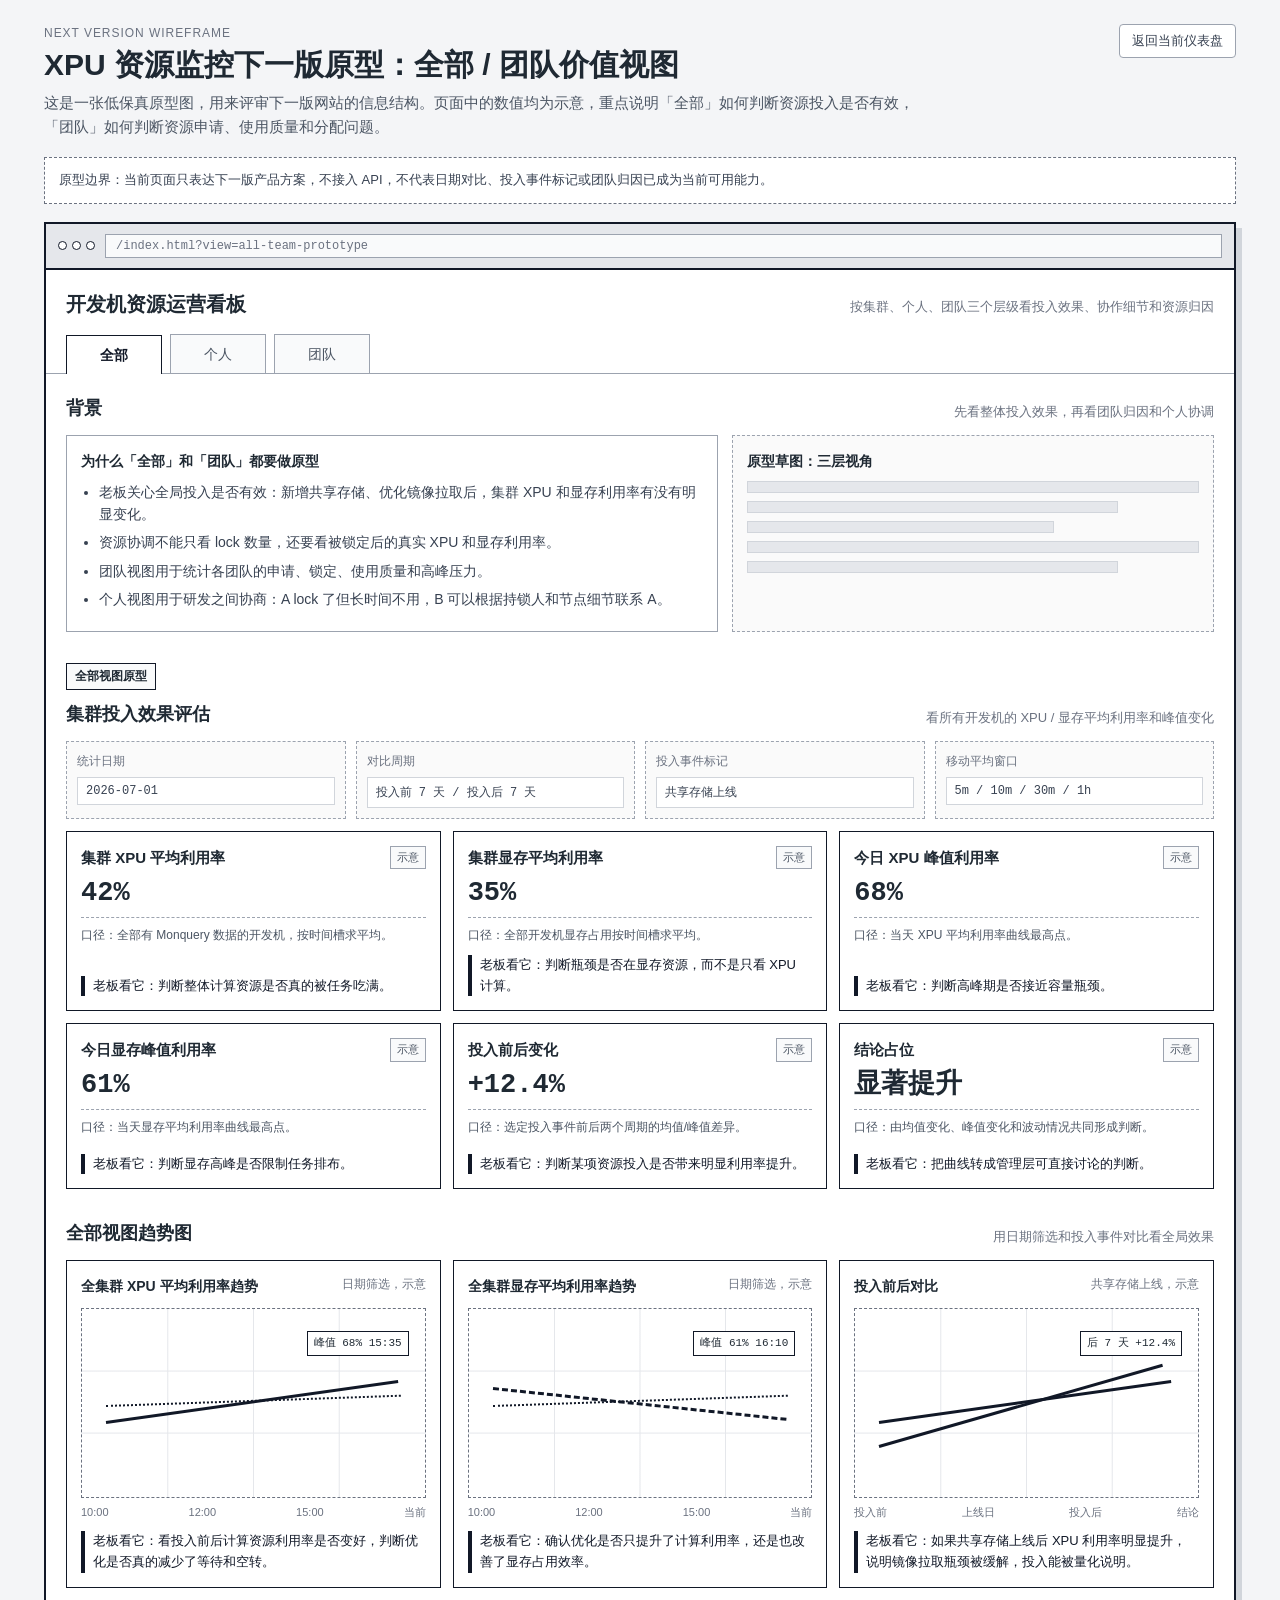
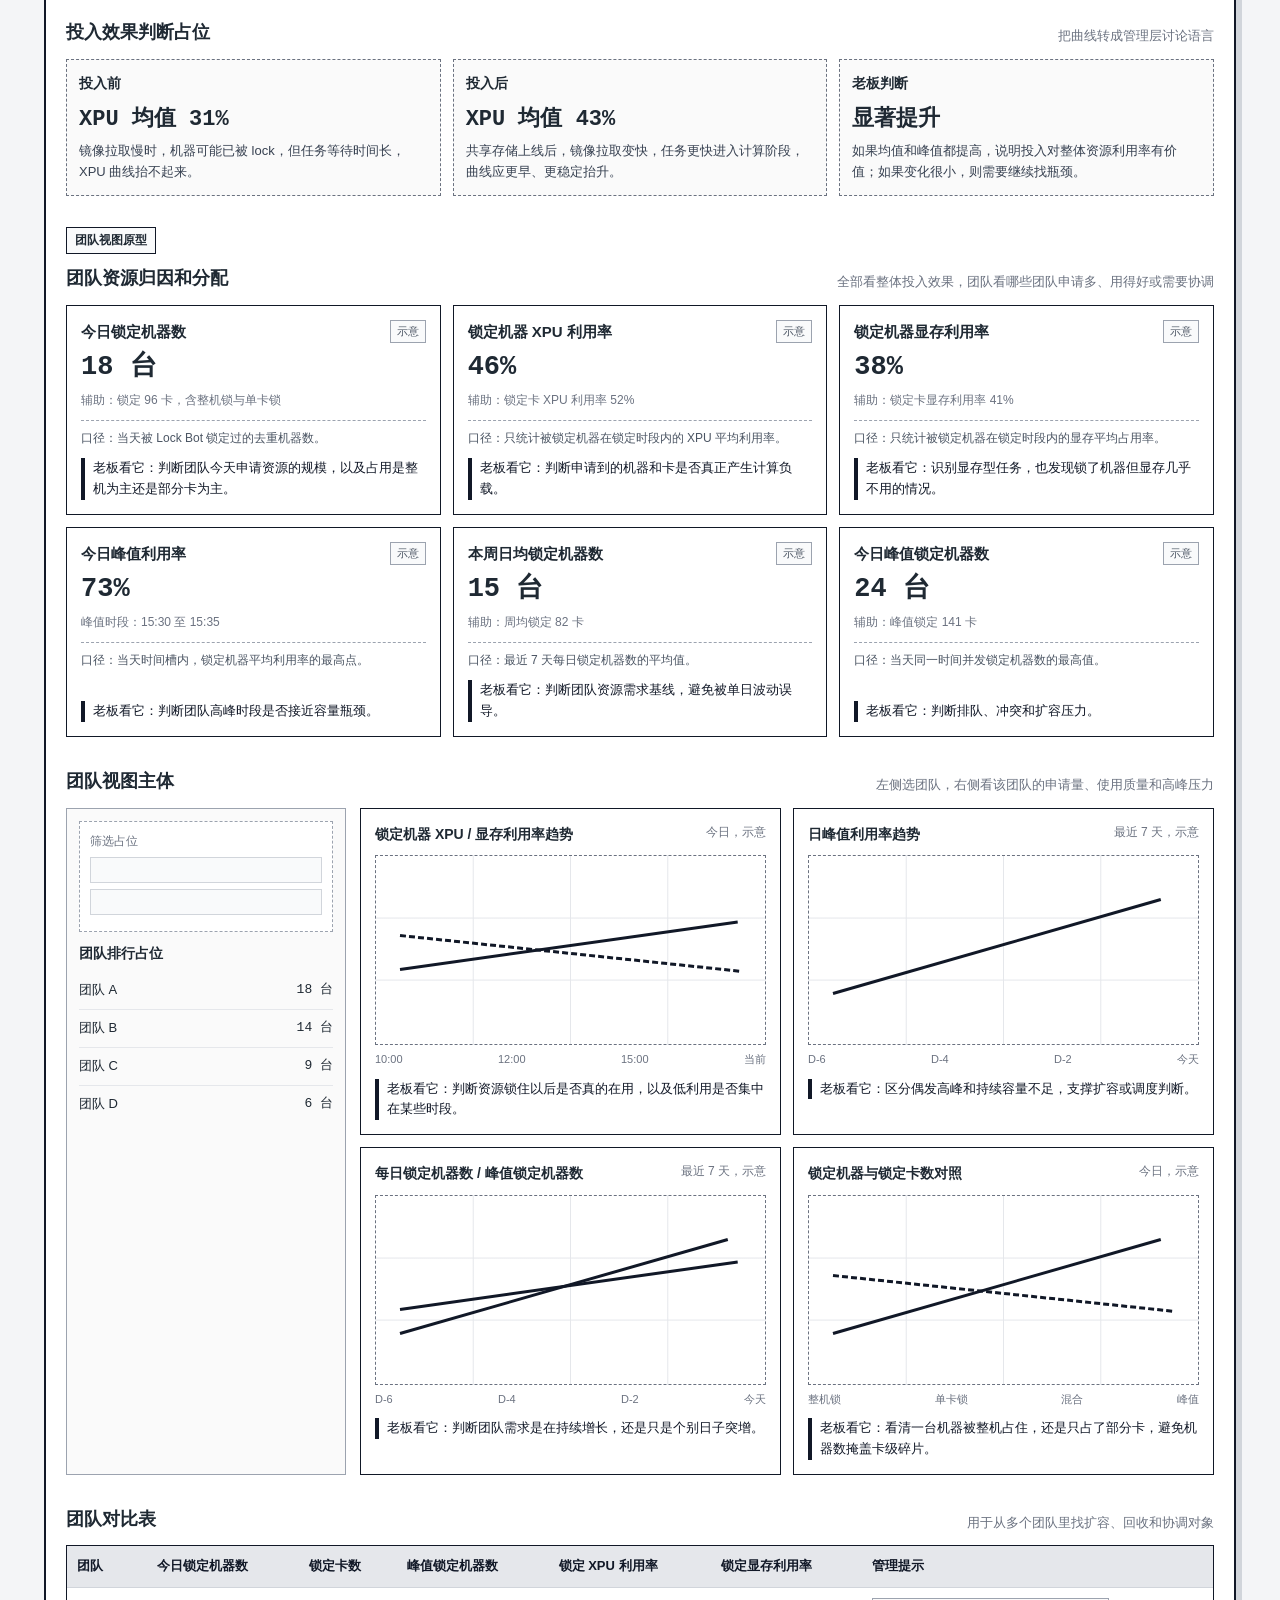
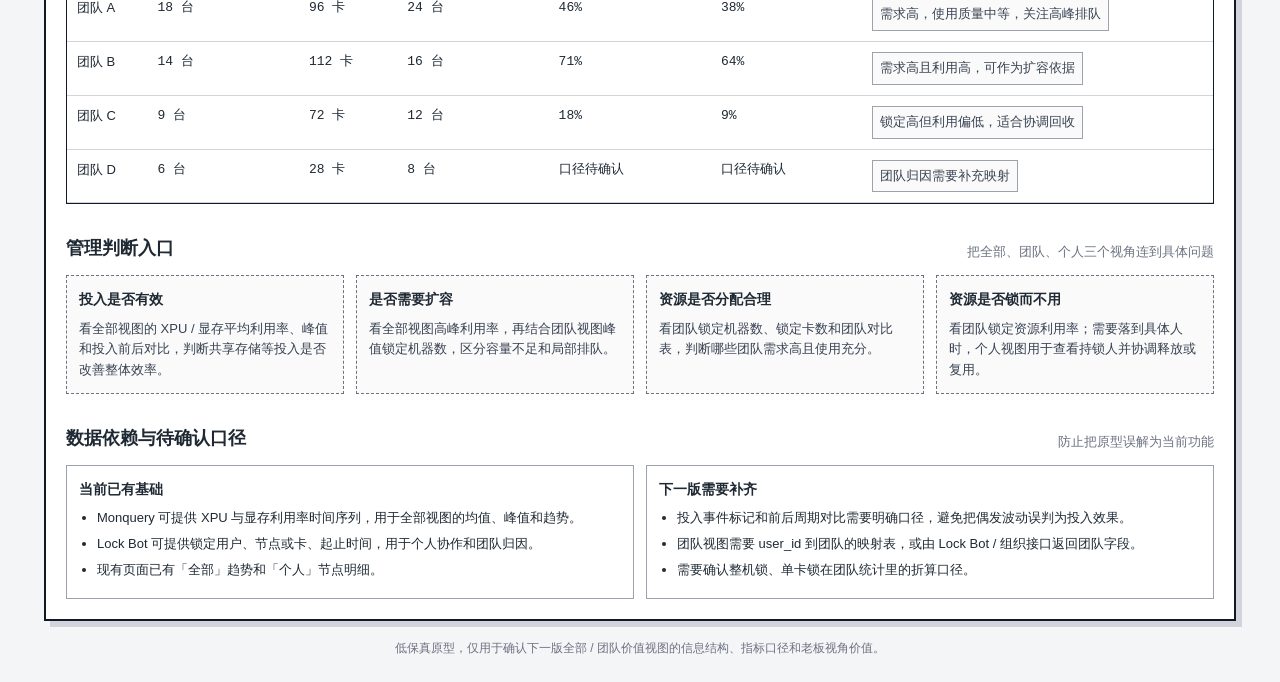
<file: value.html>
<!DOCTYPE html>
<html lang="zh-CN">
<head>
<meta charset="UTF-8">
<meta name="viewport" content="width=device-width, initial-scale=1.0">
<title>XPU 资源监控下一版原型 - 全部 / 团队价值视图</title>
<style>
* { box-sizing: border-box; }
body {
  margin: 0;
  font-family: -apple-system, BlinkMacSystemFont, "PingFang SC", "Microsoft YaHei", sans-serif;
  color: #1f2933;
  background: #f4f5f7;
  line-height: 1.6;
}
a { color: inherit; }
.prototype-shell { max-width: 1240px; margin: 0 auto; padding: 24px; }
.topbar {
  display: flex;
  justify-content: space-between;
  gap: 16px;
  align-items: flex-start;
  margin-bottom: 18px;
}
.kicker { font-size: 12px; color: #6b7280; letter-spacing: .08em; text-transform: uppercase; }
h1 { margin: 4px 0 8px; font-size: 30px; line-height: 1.2; }
.lede { margin: 0; max-width: 880px; color: #4b5563; font-size: 15px; }
.return-link {
  display: inline-flex;
  align-items: center;
  min-height: 34px;
  padding: 0 12px;
  border: 1px solid #9ca3af;
  border-radius: 4px;
  background: #fff;
  color: #374151;
  text-decoration: none;
  font-size: 13px;
  white-space: nowrap;
}
.notice {
  border: 1px dashed #6b7280;
  background: #fff;
  padding: 12px 14px;
  margin-bottom: 18px;
  color: #374151;
  font-size: 13px;
}
.frame {
  background: #fff;
  border: 2px solid #111827;
  box-shadow: 6px 6px 0 #d1d5db;
}
.browser-bar {
  display: flex;
  align-items: center;
  gap: 10px;
  border-bottom: 2px solid #111827;
  padding: 10px 12px;
  background: #e5e7eb;
}
.dots { display: flex; gap: 5px; }
.dot { width: 9px; height: 9px; border: 1px solid #111827; border-radius: 50%; background: #fff; }
.url-box { flex: 1; border: 1px solid #9ca3af; background: #f9fafb; padding: 4px 10px; color: #6b7280; font: 12px "SF Mono", Consolas, monospace; }
.app-header { padding: 18px 20px 0; border-bottom: 1px solid #9ca3af; }
.app-title { display: flex; justify-content: space-between; gap: 12px; align-items: baseline; margin-bottom: 14px; }
.app-title h2 { margin: 0; font-size: 20px; }
.app-title span { color: #6b7280; font-size: 13px; }
.tabs { display: flex; gap: 8px; }
.tab {
  min-width: 96px;
  padding: 8px 16px;
  border: 1px solid #9ca3af;
  border-bottom: none;
  background: #f9fafb;
  text-align: center;
  font-size: 14px;
  color: #4b5563;
}
.tab.active { background: #fff; color: #111827; font-weight: 700; border-color: #111827; position: relative; top: 1px; }
.content { padding: 20px; }
.section { margin-bottom: 30px; }
.section:last-child { margin-bottom: 0; }
.section-head { display: flex; align-items: flex-end; justify-content: space-between; gap: 16px; margin-bottom: 12px; }
.section h3 { margin: 0; font-size: 18px; }
.section-note { color: #6b7280; font-size: 13px; }
.background-grid { display: grid; grid-template-columns: 1.15fr .85fr; gap: 14px; }
.panel {
  border: 1px solid #9ca3af;
  background: #fff;
  padding: 14px;
}
.panel.dashed { border-style: dashed; background: #fafafa; }
.panel-title { margin: 0 0 8px; font-weight: 700; font-size: 14px; }
.text-lines { display: grid; gap: 8px; }
.text-line { height: 12px; background: #e5e7eb; border: 1px solid #d1d5db; }
.text-line.short { width: 68%; }
.text-line.mid { width: 82%; }
.problem-list { margin: 0; padding-left: 18px; color: #374151; font-size: 14px; }
.problem-list li { margin: 6px 0; }
.view-label {
  display: inline-flex;
  align-items: center;
  padding: 3px 8px;
  border: 1px solid #111827;
  background: #f9fafb;
  font-size: 12px;
  font-weight: 700;
  margin-bottom: 10px;
}
.control-grid { display: grid; grid-template-columns: repeat(4, 1fr); gap: 10px; margin-bottom: 12px; }
.control-card { border: 1px dashed #9ca3af; background: #fafafa; padding: 10px; min-height: 70px; }
.control-label { font-size: 12px; color: #6b7280; margin-bottom: 6px; }
.control-value { border: 1px solid #d1d5db; background: #fff; padding: 6px 8px; font: 12px "SF Mono", Consolas, monospace; color: #374151; }
.metric-grid { display: grid; grid-template-columns: repeat(3, 1fr); gap: 12px; }
.metric-card { border: 1px solid #111827; background: #fff; padding: 14px; min-height: 190px; display: flex; flex-direction: column; gap: 10px; }
.metric-card.compact { min-height: 166px; }
.metric-top { display: flex; justify-content: space-between; gap: 10px; align-items: flex-start; }
.metric-name { font-weight: 700; font-size: 15px; }
.badge { border: 1px solid #9ca3af; padding: 2px 6px; font-size: 11px; color: #4b5563; background: #f9fafb; white-space: nowrap; }
.metric-value { font-size: 27px; line-height: 1; font-family: "SF Mono", Consolas, monospace; font-weight: 700; }
.metric-sub { color: #6b7280; font-size: 12px; }
.metric-rule { border-top: 1px dashed #9ca3af; padding-top: 8px; font-size: 12px; color: #4b5563; }
.manager-use { margin-top: auto; border-left: 4px solid #111827; padding-left: 8px; font-size: 13px; color: #111827; }
.prototype-main { display: grid; grid-template-columns: 280px 1fr; gap: 14px; }
.side-panel { border: 1px solid #9ca3af; padding: 12px; background: #fafafa; }
.filter-block { border: 1px dashed #9ca3af; background: #fff; padding: 10px; margin-bottom: 10px; }
.filter-label { font-size: 12px; color: #6b7280; margin-bottom: 6px; }
.filter-row { height: 26px; border: 1px solid #d1d5db; background: #f9fafb; margin-bottom: 6px; }
.rank-row { display: grid; grid-template-columns: 1fr 44px; gap: 8px; align-items: center; padding: 8px 0; border-bottom: 1px solid #e5e7eb; font-size: 13px; }
.rank-row:last-child { border-bottom: none; }
.rank-score { text-align: right; font-family: "SF Mono", Consolas, monospace; }
.chart-grid { display: grid; grid-template-columns: 1fr 1fr; gap: 12px; }
.chart-grid.three { grid-template-columns: repeat(3, 1fr); }
.chart-card { border: 1px solid #111827; padding: 14px; background: #fff; }
.chart-title { display: flex; justify-content: space-between; gap: 10px; margin-bottom: 10px; font-weight: 700; font-size: 14px; }
.chart-title span { color: #6b7280; font-weight: 400; font-size: 12px; }
.chart-box {
  height: 190px;
  position: relative;
  border: 1px dashed #6b7280;
  background:
    linear-gradient(to right, transparent 0, transparent calc(25% - 1px), #e5e7eb 25%, transparent calc(25% + 1px), transparent calc(50% - 1px), #e5e7eb 50%, transparent calc(50% + 1px), transparent calc(75% - 1px), #e5e7eb 75%, transparent calc(75% + 1px)),
    linear-gradient(to bottom, transparent 0, transparent calc(33% - 1px), #e5e7eb 33%, transparent calc(33% + 1px), transparent calc(66% - 1px), #e5e7eb 66%, transparent calc(66% + 1px));
}
.line { position: absolute; left: 24px; right: 24px; height: 0; border-top: 3px solid #111827; transform-origin: left center; }
.line.one { top: 112px; transform: rotate(-8deg); }
.line.two { top: 78px; border-top-style: dashed; transform: rotate(6deg); }
.line.three { top: 136px; transform: rotate(-16deg); }
.line.four { top: 96px; border-top: 2px dotted #111827; transform: rotate(-2deg); }
.peak-note { position: absolute; right: 16px; top: 22px; border: 1px solid #111827; background: #fff; padding: 3px 6px; font-size: 11px; font-family: "SF Mono", Consolas, monospace; }
.axis-labels { display: flex; justify-content: space-between; margin-top: 6px; color: #6b7280; font-size: 11px; }
.chart-use { margin-top: 10px; border-left: 4px solid #111827; padding-left: 8px; color: #111827; font-size: 13px; }
.compare-grid { display: grid; grid-template-columns: 1fr 1fr 1fr; gap: 12px; }
.compare-card { border: 1px dashed #6b7280; background: #fafafa; padding: 12px; }
.compare-card h4 { margin: 0 0 8px; font-size: 14px; }
.compare-card p { margin: 0; color: #374151; font-size: 13px; }
.compare-number { font-family: "SF Mono", Consolas, monospace; font-size: 22px; font-weight: 700; margin: 4px 0; }
.table-wrap { border: 1px solid #111827; overflow-x: auto; background: #fff; }
table { width: 100%; border-collapse: collapse; min-width: 860px; font-size: 13px; }
th, td { border-bottom: 1px solid #d1d5db; padding: 10px; text-align: left; vertical-align: top; }
th { background: #e5e7eb; font-weight: 700; color: #111827; }
td.mono { font-family: "SF Mono", Consolas, monospace; }
.tip { border: 1px solid #9ca3af; background: #fafafa; padding: 5px 7px; display: inline-block; color: #374151; }
.decision-grid { display: grid; grid-template-columns: repeat(4, 1fr); gap: 12px; }
.decision-card { border: 1px dashed #6b7280; background: #fafafa; padding: 12px; }
.decision-card h4 { margin: 0 0 8px; font-size: 14px; }
.decision-card p { margin: 0; font-size: 13px; color: #374151; }
.assumption-grid { display: grid; grid-template-columns: 1fr 1fr; gap: 12px; }
.assumption { border: 1px solid #9ca3af; background: #fff; padding: 12px; font-size: 13px; }
.assumption h4 { margin: 0 0 8px; font-size: 14px; }
.assumption ul { margin: 0; padding-left: 18px; }
.assumption li { margin: 5px 0; }
.footer { margin-top: 18px; color: #6b7280; font-size: 12px; text-align: center; }
@media (max-width: 1100px) {
  .chart-grid.three { grid-template-columns: 1fr; }
}
@media (max-width: 980px) {
  .background-grid, .prototype-main, .chart-grid, .assumption-grid, .compare-grid { grid-template-columns: 1fr; }
  .metric-grid, .control-grid { grid-template-columns: repeat(2, 1fr); }
  .decision-grid { grid-template-columns: repeat(2, 1fr); }
}
@media (max-width: 640px) {
  .prototype-shell { padding: 14px; }
  .topbar, .app-title, .section-head { flex-direction: column; align-items: flex-start; }
  .tabs { width: 100%; }
  .tab { min-width: 0; flex: 1; padding: 8px 6px; }
  .metric-grid, .decision-grid, .control-grid { grid-template-columns: 1fr; }
  h1 { font-size: 24px; }
}
</style>
</head>
<body>
<div class="prototype-shell">
  <header class="topbar">
    <div>
      <div class="kicker">Next version wireframe</div>
      <h1>XPU 资源监控下一版原型：全部 / 团队价值视图</h1>
      <p class="lede">这是一张低保真原型图，用来评审下一版网站的信息结构。页面中的数值均为示意，重点说明「全部」如何判断资源投入是否有效，「团队」如何判断资源申请、使用质量和分配问题。</p>
    </div>
    <a class="return-link" href="index.html">返回当前仪表盘</a>
  </header>

  <div class="notice">原型边界：当前页面只表达下一版产品方案，不接入 API，不代表日期对比、投入事件标记或团队归因已成为当前可用能力。</div>

  <main class="frame" aria-label="下一版网站原型">
    <div class="browser-bar">
      <div class="dots" aria-hidden="true"><span class="dot"></span><span class="dot"></span><span class="dot"></span></div>
      <div class="url-box">/index.html?view=all-team-prototype</div>
    </div>

    <div class="app-header">
      <div class="app-title">
        <h2>开发机资源运营看板</h2>
        <span>按集群、个人、团队三个层级看投入效果、协作细节和资源归因</span>
      </div>
      <nav class="tabs" aria-label="原型视图切换">
        <div class="tab active">全部</div>
        <div class="tab">个人</div>
        <div class="tab">团队</div>
      </nav>
    </div>

    <div class="content">
      <section class="section" id="background">
        <div class="section-head">
          <h3>背景</h3>
          <div class="section-note">先看整体投入效果，再看团队归因和个人协调</div>
        </div>
        <div class="background-grid">
          <div class="panel">
            <p class="panel-title">为什么「全部」和「团队」都要做原型</p>
            <ul class="problem-list">
              <li>老板关心全局投入是否有效：新增共享存储、优化镜像拉取后，集群 XPU 和显存利用率有没有明显变化。</li>
              <li>资源协调不能只看 lock 数量，还要看被锁定后的真实 XPU 和显存利用率。</li>
              <li>团队视图用于统计各团队的申请、锁定、使用质量和高峰压力。</li>
              <li>个人视图用于研发之间协商：A lock 了但长时间不用，B 可以根据持锁人和节点细节联系 A。</li>
            </ul>
          </div>
          <div class="panel dashed" aria-label="背景草图占位">
            <p class="panel-title">原型草图：三层视角</p>
            <div class="text-lines" aria-hidden="true">
              <div class="text-line"></div>
              <div class="text-line mid"></div>
              <div class="text-line short"></div>
              <div class="text-line"></div>
              <div class="text-line mid"></div>
            </div>
          </div>
        </div>
      </section>

      <section class="section" id="all-summary">
        <div class="view-label">全部视图原型</div>
        <div class="section-head">
          <h3>集群投入效果评估</h3>
          <div class="section-note">看所有开发机的 XPU / 显存平均利用率和峰值变化</div>
        </div>

        <div class="control-grid" aria-label="全部视图筛选控件占位">
          <div class="control-card">
            <div class="control-label">统计日期</div>
            <div class="control-value">2026-07-01</div>
          </div>
          <div class="control-card">
            <div class="control-label">对比周期</div>
            <div class="control-value">投入前 7 天 / 投入后 7 天</div>
          </div>
          <div class="control-card">
            <div class="control-label">投入事件标记</div>
            <div class="control-value">共享存储上线</div>
          </div>
          <div class="control-card">
            <div class="control-label">移动平均窗口</div>
            <div class="control-value">5m / 10m / 30m / 1h</div>
          </div>
        </div>

        <div class="metric-grid">
          <article class="metric-card compact">
            <div class="metric-top"><div class="metric-name">集群 XPU 平均利用率</div><div class="badge">示意</div></div>
            <div class="metric-value">42%</div>
            <div class="metric-rule">口径：全部有 Monquery 数据的开发机，按时间槽求平均。</div>
            <div class="manager-use">老板看它：判断整体计算资源是否真的被任务吃满。</div>
          </article>

          <article class="metric-card compact">
            <div class="metric-top"><div class="metric-name">集群显存平均利用率</div><div class="badge">示意</div></div>
            <div class="metric-value">35%</div>
            <div class="metric-rule">口径：全部开发机显存占用按时间槽求平均。</div>
            <div class="manager-use">老板看它：判断瓶颈是否在显存资源，而不是只看 XPU 计算。</div>
          </article>

          <article class="metric-card compact">
            <div class="metric-top"><div class="metric-name">今日 XPU 峰值利用率</div><div class="badge">示意</div></div>
            <div class="metric-value">68%</div>
            <div class="metric-rule">口径：当天 XPU 平均利用率曲线最高点。</div>
            <div class="manager-use">老板看它：判断高峰期是否接近容量瓶颈。</div>
          </article>

          <article class="metric-card compact">
            <div class="metric-top"><div class="metric-name">今日显存峰值利用率</div><div class="badge">示意</div></div>
            <div class="metric-value">61%</div>
            <div class="metric-rule">口径：当天显存平均利用率曲线最高点。</div>
            <div class="manager-use">老板看它：判断显存高峰是否限制任务排布。</div>
          </article>

          <article class="metric-card compact">
            <div class="metric-top"><div class="metric-name">投入前后变化</div><div class="badge">示意</div></div>
            <div class="metric-value">+12.4%</div>
            <div class="metric-rule">口径：选定投入事件前后两个周期的均值/峰值差异。</div>
            <div class="manager-use">老板看它：判断某项资源投入是否带来明显利用率提升。</div>
          </article>

          <article class="metric-card compact">
            <div class="metric-top"><div class="metric-name">结论占位</div><div class="badge">示意</div></div>
            <div class="metric-value">显著提升</div>
            <div class="metric-rule">口径：由均值变化、峰值变化和波动情况共同形成判断。</div>
            <div class="manager-use">老板看它：把曲线转成管理层可直接讨论的判断。</div>
          </article>
        </div>
      </section>

      <section class="section" id="all-charts">
        <div class="section-head">
          <h3>全部视图趋势图</h3>
          <div class="section-note">用日期筛选和投入事件对比看全局效果</div>
        </div>
        <div class="chart-grid three">
          <article class="chart-card">
            <div class="chart-title">全集群 XPU 平均利用率趋势 <span>日期筛选，示意</span></div>
            <div class="chart-box" aria-label="全集群 XPU 平均利用率趋势占位图">
              <div class="line one"></div>
              <div class="line four"></div>
              <div class="peak-note">峰值 68% 15:35</div>
            </div>
            <div class="axis-labels"><span>10:00</span><span>12:00</span><span>15:00</span><span>当前</span></div>
            <div class="chart-use">老板看它：看投入前后计算资源利用率是否变好，判断优化是否真的减少了等待和空转。</div>
          </article>

          <article class="chart-card">
            <div class="chart-title">全集群显存平均利用率趋势 <span>日期筛选，示意</span></div>
            <div class="chart-box" aria-label="全集群显存平均利用率趋势占位图">
              <div class="line two"></div>
              <div class="line four"></div>
              <div class="peak-note">峰值 61% 16:10</div>
            </div>
            <div class="axis-labels"><span>10:00</span><span>12:00</span><span>15:00</span><span>当前</span></div>
            <div class="chart-use">老板看它：确认优化是否只提升了计算利用率，还是也改善了显存占用效率。</div>
          </article>

          <article class="chart-card">
            <div class="chart-title">投入前后对比 <span>共享存储上线，示意</span></div>
            <div class="chart-box" aria-label="投入前后对比占位图">
              <div class="line three"></div>
              <div class="line one"></div>
              <div class="peak-note">后 7 天 +12.4%</div>
            </div>
            <div class="axis-labels"><span>投入前</span><span>上线日</span><span>投入后</span><span>结论</span></div>
            <div class="chart-use">老板看它：如果共享存储上线后 XPU 利用率明显提升，说明镜像拉取瓶颈被缓解，投入能被量化说明。</div>
          </article>
        </div>
      </section>

      <section class="section" id="investment-compare">
        <div class="section-head">
          <h3>投入效果判断占位</h3>
          <div class="section-note">把曲线转成管理层讨论语言</div>
        </div>
        <div class="compare-grid">
          <article class="compare-card">
            <h4>投入前</h4>
            <div class="compare-number">XPU 均值 31%</div>
            <p>镜像拉取慢时，机器可能已被 lock，但任务等待时间长，XPU 曲线抬不起来。</p>
          </article>
          <article class="compare-card">
            <h4>投入后</h4>
            <div class="compare-number">XPU 均值 43%</div>
            <p>共享存储上线后，镜像拉取变快，任务更快进入计算阶段，曲线应更早、更稳定抬升。</p>
          </article>
          <article class="compare-card">
            <h4>老板判断</h4>
            <div class="compare-number">显著提升</div>
            <p>如果均值和峰值都提高，说明投入对整体资源利用率有价值；如果变化很小，则需要继续找瓶颈。</p>
          </article>
        </div>
      </section>

      <section class="section" id="team-summary">
        <div class="view-label">团队视图原型</div>
        <div class="section-head">
          <h3>团队资源归因和分配</h3>
          <div class="section-note">全部看整体投入效果，团队看哪些团队申请多、用得好或需要协调</div>
        </div>
        <div class="metric-grid">
          <article class="metric-card">
            <div class="metric-top"><div class="metric-name">今日锁定机器数</div><div class="badge">示意</div></div>
            <div class="metric-value">18 台</div>
            <div class="metric-sub">辅助：锁定 96 卡，含整机锁与单卡锁</div>
            <div class="metric-rule">口径：当天被 Lock Bot 锁定过的去重机器数。</div>
            <div class="manager-use">老板看它：判断团队今天申请资源的规模，以及占用是整机为主还是部分卡为主。</div>
          </article>

          <article class="metric-card">
            <div class="metric-top"><div class="metric-name">锁定机器 XPU 利用率</div><div class="badge">示意</div></div>
            <div class="metric-value">46%</div>
            <div class="metric-sub">辅助：锁定卡 XPU 利用率 52%</div>
            <div class="metric-rule">口径：只统计被锁定机器在锁定时段内的 XPU 平均利用率。</div>
            <div class="manager-use">老板看它：判断申请到的机器和卡是否真正产生计算负载。</div>
          </article>

          <article class="metric-card">
            <div class="metric-top"><div class="metric-name">锁定机器显存利用率</div><div class="badge">示意</div></div>
            <div class="metric-value">38%</div>
            <div class="metric-sub">辅助：锁定卡显存利用率 41%</div>
            <div class="metric-rule">口径：只统计被锁定机器在锁定时段内的显存平均占用率。</div>
            <div class="manager-use">老板看它：识别显存型任务，也发现锁了机器但显存几乎不用的情况。</div>
          </article>

          <article class="metric-card">
            <div class="metric-top"><div class="metric-name">今日峰值利用率</div><div class="badge">示意</div></div>
            <div class="metric-value">73%</div>
            <div class="metric-sub">峰值时段：15:30 至 15:35</div>
            <div class="metric-rule">口径：当天时间槽内，锁定机器平均利用率的最高点。</div>
            <div class="manager-use">老板看它：判断团队高峰时段是否接近容量瓶颈。</div>
          </article>

          <article class="metric-card">
            <div class="metric-top"><div class="metric-name">本周日均锁定机器数</div><div class="badge">示意</div></div>
            <div class="metric-value">15 台</div>
            <div class="metric-sub">辅助：周均锁定 82 卡</div>
            <div class="metric-rule">口径：最近 7 天每日锁定机器数的平均值。</div>
            <div class="manager-use">老板看它：判断团队资源需求基线，避免被单日波动误导。</div>
          </article>

          <article class="metric-card">
            <div class="metric-top"><div class="metric-name">今日峰值锁定机器数</div><div class="badge">示意</div></div>
            <div class="metric-value">24 台</div>
            <div class="metric-sub">辅助：峰值锁定 141 卡</div>
            <div class="metric-rule">口径：当天同一时间并发锁定机器数的最高值。</div>
            <div class="manager-use">老板看它：判断排队、冲突和扩容压力。</div>
          </article>
        </div>
      </section>

      <section class="section" id="team-body">
        <div class="section-head">
          <h3>团队视图主体</h3>
          <div class="section-note">左侧选团队，右侧看该团队的申请量、使用质量和高峰压力</div>
        </div>
        <div class="prototype-main">
          <aside class="side-panel">
            <div class="filter-block">
              <div class="filter-label">筛选占位</div>
              <div class="filter-row"></div>
              <div class="filter-row"></div>
            </div>
            <p class="panel-title">团队排行占位</p>
            <div class="rank-row"><span>团队 A</span><span class="rank-score">18 台</span></div>
            <div class="rank-row"><span>团队 B</span><span class="rank-score">14 台</span></div>
            <div class="rank-row"><span>团队 C</span><span class="rank-score">9 台</span></div>
            <div class="rank-row"><span>团队 D</span><span class="rank-score">6 台</span></div>
          </aside>

          <div>
            <div class="chart-grid">
              <article class="chart-card">
                <div class="chart-title">锁定机器 XPU / 显存利用率趋势 <span>今日，示意</span></div>
                <div class="chart-box" aria-label="锁定机器 XPU 和显存利用率趋势占位图">
                  <div class="line one"></div>
                  <div class="line two"></div>
                </div>
                <div class="axis-labels"><span>10:00</span><span>12:00</span><span>15:00</span><span>当前</span></div>
                <div class="chart-use">老板看它：判断资源锁住以后是否真的在用，以及低利用是否集中在某些时段。</div>
              </article>

              <article class="chart-card">
                <div class="chart-title">日峰值利用率趋势 <span>最近 7 天，示意</span></div>
                <div class="chart-box" aria-label="日峰值利用率趋势占位图">
                  <div class="line three"></div>
                </div>
                <div class="axis-labels"><span>D-6</span><span>D-4</span><span>D-2</span><span>今天</span></div>
                <div class="chart-use">老板看它：区分偶发高峰和持续容量不足，支撑扩容或调度判断。</div>
              </article>

              <article class="chart-card">
                <div class="chart-title">每日锁定机器数 / 峰值锁定机器数 <span>最近 7 天，示意</span></div>
                <div class="chart-box" aria-label="每日锁定机器数和峰值锁定机器数趋势占位图">
                  <div class="line one"></div>
                  <div class="line three"></div>
                </div>
                <div class="axis-labels"><span>D-6</span><span>D-4</span><span>D-2</span><span>今天</span></div>
                <div class="chart-use">老板看它：判断团队需求是在持续增长，还是只是个别日子突增。</div>
              </article>

              <article class="chart-card">
                <div class="chart-title">锁定机器与锁定卡数对照 <span>今日，示意</span></div>
                <div class="chart-box" aria-label="机器数和卡数对照占位图">
                  <div class="line two"></div>
                  <div class="line three"></div>
                </div>
                <div class="axis-labels"><span>整机锁</span><span>单卡锁</span><span>混合</span><span>峰值</span></div>
                <div class="chart-use">老板看它：看清一台机器被整机占住，还是只占了部分卡，避免机器数掩盖卡级碎片。</div>
              </article>
            </div>
          </div>
        </div>
      </section>

      <section class="section" id="team-compare">
        <div class="section-head">
          <h3>团队对比表</h3>
          <div class="section-note">用于从多个团队里找扩容、回收和协调对象</div>
        </div>
        <div class="table-wrap">
          <table>
            <thead>
              <tr>
                <th>团队</th>
                <th>今日锁定机器数</th>
                <th>锁定卡数</th>
                <th>峰值锁定机器数</th>
                <th>锁定 XPU 利用率</th>
                <th>锁定显存利用率</th>
                <th>管理提示</th>
              </tr>
            </thead>
            <tbody>
              <tr>
                <td>团队 A</td>
                <td class="mono">18 台</td>
                <td class="mono">96 卡</td>
                <td class="mono">24 台</td>
                <td class="mono">46%</td>
                <td class="mono">38%</td>
                <td><span class="tip">需求高，使用质量中等，关注高峰排队</span></td>
              </tr>
              <tr>
                <td>团队 B</td>
                <td class="mono">14 台</td>
                <td class="mono">112 卡</td>
                <td class="mono">16 台</td>
                <td class="mono">71%</td>
                <td class="mono">64%</td>
                <td><span class="tip">需求高且利用高，可作为扩容依据</span></td>
              </tr>
              <tr>
                <td>团队 C</td>
                <td class="mono">9 台</td>
                <td class="mono">72 卡</td>
                <td class="mono">12 台</td>
                <td class="mono">18%</td>
                <td class="mono">9%</td>
                <td><span class="tip">锁定高但利用偏低，适合协调回收</span></td>
              </tr>
              <tr>
                <td>团队 D</td>
                <td class="mono">6 台</td>
                <td class="mono">28 卡</td>
                <td class="mono">8 台</td>
                <td class="mono">口径待确认</td>
                <td class="mono">口径待确认</td>
                <td><span class="tip">团队归因需要补充映射</span></td>
              </tr>
            </tbody>
          </table>
        </div>
      </section>

      <section class="section" id="decision">
        <div class="section-head">
          <h3>管理判断入口</h3>
          <div class="section-note">把全部、团队、个人三个视角连到具体问题</div>
        </div>
        <div class="decision-grid">
          <article class="decision-card">
            <h4>投入是否有效</h4>
            <p>看全部视图的 XPU / 显存平均利用率、峰值和投入前后对比，判断共享存储等投入是否改善整体效率。</p>
          </article>
          <article class="decision-card">
            <h4>是否需要扩容</h4>
            <p>看全部视图高峰利用率，再结合团队视图峰值锁定机器数，区分容量不足和局部排队。</p>
          </article>
          <article class="decision-card">
            <h4>资源是否分配合理</h4>
            <p>看团队锁定机器数、锁定卡数和团队对比表，判断哪些团队需求高且使用充分。</p>
          </article>
          <article class="decision-card">
            <h4>资源是否锁而不用</h4>
            <p>看团队锁定资源利用率；需要落到具体人时，个人视图用于查看持锁人并协调释放或复用。</p>
          </article>
        </div>
      </section>

      <section class="section" id="assumptions">
        <div class="section-head">
          <h3>数据依赖与待确认口径</h3>
          <div class="section-note">防止把原型误解为当前功能</div>
        </div>
        <div class="assumption-grid">
          <div class="assumption">
            <h4>当前已有基础</h4>
            <ul>
              <li>Monquery 可提供 XPU 与显存利用率时间序列，用于全部视图的均值、峰值和趋势。</li>
              <li>Lock Bot 可提供锁定用户、节点或卡、起止时间，用于个人协作和团队归因。</li>
              <li>现有页面已有「全部」趋势和「个人」节点明细。</li>
            </ul>
          </div>
          <div class="assumption">
            <h4>下一版需要补齐</h4>
            <ul>
              <li>投入事件标记和前后周期对比需要明确口径，避免把偶发波动误判为投入效果。</li>
              <li>团队视图需要 user_id 到团队的映射表，或由 Lock Bot / 组织接口返回团队字段。</li>
              <li>需要确认整机锁、单卡锁在团队统计里的折算口径。</li>
            </ul>
          </div>
        </div>
      </section>
    </div>
  </main>

  <footer class="footer">低保真原型，仅用于确认下一版全部 / 团队价值视图的信息结构、指标口径和老板视角价值。</footer>
</div>
</body>
</html>
</file>
